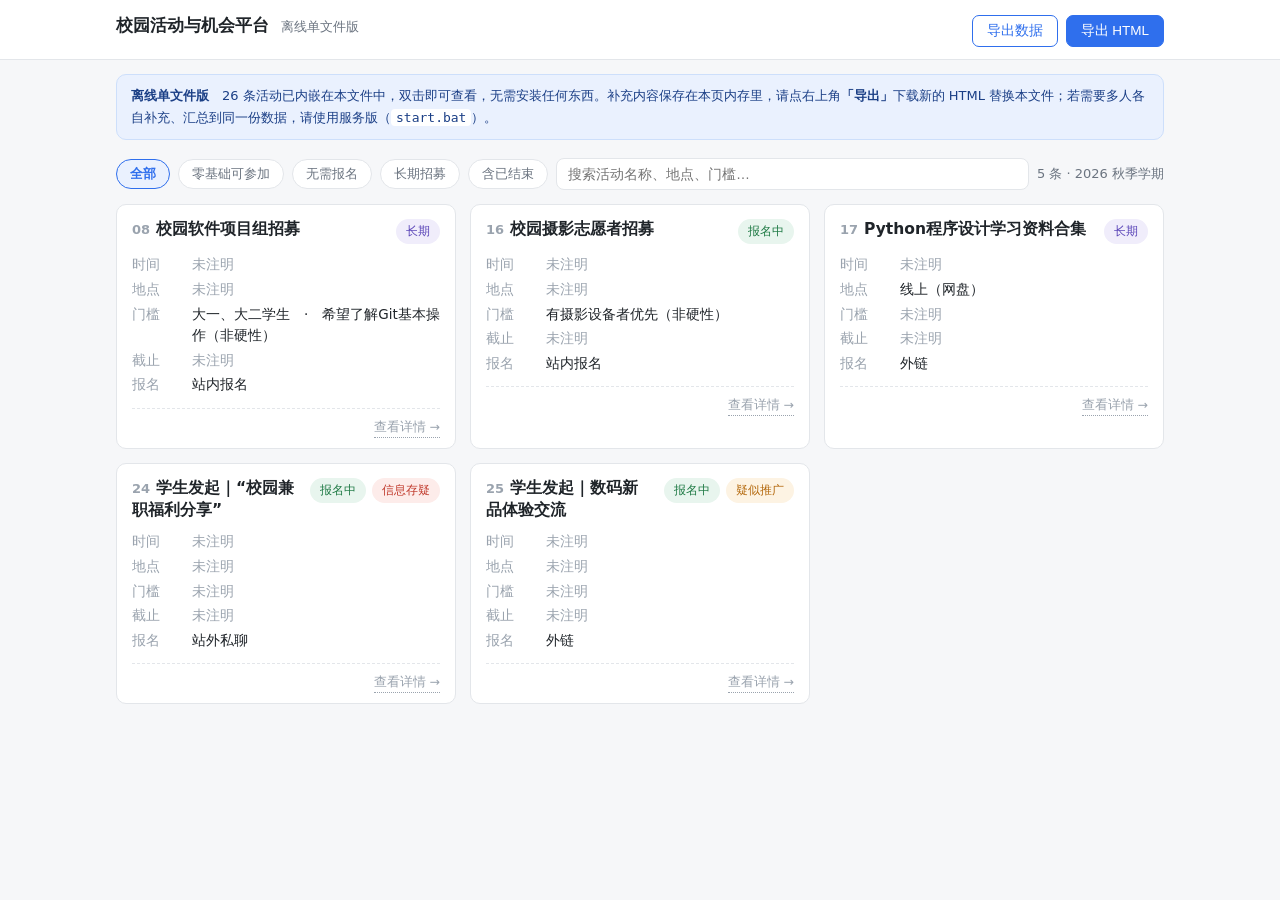
<file: 校园活动与机会平台.html>
<!DOCTYPE html>
<html lang="zh-CN">
<head>
<meta charset="utf-8">
<meta name="viewport" content="width=device-width, initial-scale=1">
<title>校园活动与机会平台 · 离线版</title>
<style>
/* 校园活动与机会平台 —— 样式（无框架、无构建） */

:root {
  --bg: #f6f7f9;
  --card: #ffffff;
  --border: #e3e6ea;
  --text: #1f2429;
  --muted: #6b7480;
  --faint: #9aa3ae;
  --accent: #2f6fed;
  --accent-soft: #eaf1fe;
  --warn: #b4690e;
  --warn-soft: #fdf3e3;
  --danger: #c0392b;
  --danger-soft: #fdecea;
  --ok: #1f7a45;
  --ok-soft: #e8f5ee;
  --radius: 10px;
}

* { box-sizing: border-box; }

body {
  margin: 0;
  background: var(--bg);
  color: var(--text);
  font: 15px/1.6 -apple-system, "Segoe UI", "Microsoft YaHei", system-ui, sans-serif;
}

a { color: var(--accent); }

.wrap { max-width: 1080px; margin: 0 auto; padding: 0 16px 64px; }

/* ---------------------------------------------------------------- 页头 */

.site-head {
  background: var(--card);
  border-bottom: 1px solid var(--border);
  position: sticky;
  top: 0;
  z-index: 10;
}

.site-head .inner {
  max-width: 1080px;
  margin: 0 auto;
  padding: 12px 16px;
  display: flex;
  align-items: baseline;
  gap: 12px;
  flex-wrap: wrap;
}

.site-title { font-size: 17px; font-weight: 600; text-decoration: none; color: var(--text); }
.site-sub { color: var(--muted); font-size: 13px; }

/* ---------------------------------------------------------------- 筛选条 */

.filters { display: flex; gap: 8px; flex-wrap: wrap; align-items: center; margin: 18px 0 14px; }

.chip {
  border: 1px solid var(--border);
  background: var(--card);
  color: var(--muted);
  border-radius: 999px;
  padding: 5px 13px;
  font-size: 13px;
  cursor: pointer;
}

.chip:hover { border-color: var(--accent); color: var(--accent); }
.chip[aria-pressed="true"] { background: var(--accent-soft); border-color: var(--accent); color: var(--accent); font-weight: 600; }

.search {
  flex: 1 1 200px;
  min-width: 160px;
  border: 1px solid var(--border);
  border-radius: 8px;
  padding: 7px 11px;
  font-size: 14px;
  background: var(--card);
}

.search:focus { outline: 2px solid var(--accent-soft); border-color: var(--accent); }

.count { color: var(--muted); font-size: 13px; margin-left: auto; }

/* ---------------------------------------------------------------- 卡片 */

.cards { display: grid; grid-template-columns: repeat(auto-fill, minmax(320px, 1fr)); gap: 14px; }

.card {
  background: var(--card);
  border: 1px solid var(--border);
  border-radius: var(--radius);
  padding: 14px 15px 10px;
  display: flex;
  flex-direction: column;
  cursor: pointer;
  transition: border-color .12s, box-shadow .12s;
}

.card:hover { border-color: #c9d3e0; box-shadow: 0 2px 10px rgba(31,36,41,.06); }

.card-head { display: flex; justify-content: space-between; gap: 10px; align-items: flex-start; }

.card-id { color: var(--faint); font-variant-numeric: tabular-nums; margin-right: 6px; font-size: 13px; }
.card-title { font-weight: 600; font-size: 15.5px; line-height: 1.4; }

.badges { display: flex; gap: 6px; flex-wrap: wrap; justify-content: flex-end; flex: 0 0 auto; }

.badge {
  font-size: 12px;
  padding: 2px 9px;
  border-radius: 999px;
  white-space: nowrap;
  border: 1px solid transparent;
}

.badge.open { background: var(--ok-soft); color: var(--ok); }
.badge.closed { background: #eef0f3; color: var(--muted); }
.badge.free { background: var(--accent-soft); color: var(--accent); }
.badge.long { background: #f0edfb; color: #5b46b8; }
.badge.risk { background: var(--danger-soft); color: var(--danger); }
.badge.pending { background: var(--warn-soft); color: var(--warn); }

.card-fields { margin: 10px 0 0; display: grid; grid-template-columns: 52px 1fr; gap: 3px 8px; font-size: 13.5px; }
.card-fields dt { color: var(--faint); }
.card-fields dd { margin: 0; }

.unknown { color: var(--faint); }
.unknown::after { content: ""; }

.card-note { margin-top: 9px; font-size: 12.5px; color: var(--warn); background: var(--warn-soft); border-radius: 6px; padding: 4px 9px; }

.card-foot {
  margin-top: 12px;
  padding-top: 8px;
  border-top: 1px dashed var(--border);
  display: flex;
  justify-content: flex-end;
  align-items: center;
  gap: 10px;
}

.owner-link {
  font-size: 12.5px;
  color: var(--faint);
  text-decoration: none;
  border-bottom: 1px dotted var(--faint);
  background: none;
  border-left: 0; border-right: 0; border-top: 0;
  cursor: pointer;
  padding: 0;
}

.owner-link:hover { color: var(--accent); border-bottom-color: var(--accent); }

/* ---------------------------------------------------------------- 详情页 */

.panel { background: var(--card); border: 1px solid var(--border); border-radius: var(--radius); padding: 16px 18px; margin: 16px 0; }
.panel h2 { font-size: 15px; margin: 0 0 12px; }

.detail-title { font-size: 21px; font-weight: 600; margin: 14px 0 6px; line-height: 1.35; }
.detail-meta { color: var(--muted); font-size: 13px; margin-bottom: 4px; }

.fields { display: grid; grid-template-columns: 74px 1fr; gap: 8px 12px; font-size: 14.5px; }
.fields dt { color: var(--faint); }
.fields dd { margin: 0; }

.files { list-style: none; margin: 0; padding: 0; }
.files li { display: flex; align-items: center; gap: 10px; padding: 7px 0; border-bottom: 1px solid var(--border); flex-wrap: wrap; }
.files li:last-child { border-bottom: 0; }
.files .fname { flex: 1 1 200px; }
.files .fsize { color: var(--faint); font-size: 12.5px; font-variant-numeric: tabular-nums; }

.history { list-style: none; margin: 0; padding: 0; font-size: 13.5px; }
.history li { padding: 7px 0; border-bottom: 1px solid var(--border); }
.history li:last-child { border-bottom: 0; }
.history .when { color: var(--faint); font-size: 12.5px; margin-right: 8px; }
.history .from { color: var(--faint); text-decoration: line-through; }
.history .to { font-weight: 600; }

.btn {
  display: inline-block;
  border: 1px solid var(--accent);
  background: var(--accent);
  color: #fff;
  border-radius: 7px;
  padding: 6px 14px;
  font-size: 13.5px;
  cursor: pointer;
  text-decoration: none;
}

.btn:hover { filter: brightness(1.06); }
.btn.secondary { background: var(--card); color: var(--accent); }
.btn.ghost { background: none; border-color: var(--border); color: var(--muted); }
.btn:disabled { opacity: .5; cursor: not-allowed; }

/* ---------------------------------------------------------------- 预览 */

.preview-box { margin-top: 12px; border: 1px solid var(--border); border-radius: 8px; overflow: hidden; background: #fbfcfd; }
.preview-box iframe { width: 100%; height: 78vh; border: 0; display: block; background: #fff; }
.preview-box img { max-width: 100%; display: block; margin: 0 auto; }
.preview-box pre { margin: 0; padding: 14px; overflow: auto; max-height: 70vh; font: 13px/1.7 "Cascadia Mono", Consolas, monospace; white-space: pre-wrap; word-break: break-word; }
.preview-box .md { padding: 16px 18px; max-height: 70vh; overflow: auto; }
.preview-box .slides { padding: 12px 16px; max-height: 70vh; overflow: auto; }
.preview-note { padding: 12px 14px; color: var(--muted); font-size: 13.5px; }

.md h1, .md h2, .md h3 { margin: 18px 0 8px; line-height: 1.35; }
.md h1 { font-size: 19px; } .md h2 { font-size: 17px; } .md h3 { font-size: 15.5px; }
.md p { margin: 9px 0; }
.md ul { margin: 9px 0; padding-left: 22px; }
.md code { background: #eef0f3; border-radius: 4px; padding: 1px 5px; font: 13px "Cascadia Mono", Consolas, monospace; }
.md pre { background: #eef0f3; }
.md blockquote { margin: 9px 0; padding: 4px 12px; border-left: 3px solid var(--border); color: var(--muted); }
.md table { border-collapse: collapse; margin: 10px 0; }
.md th, .md td { border: 1px solid var(--border); padding: 5px 9px; }

/* ---------------------------------------------------------------- 表单 */

.form-row { margin-bottom: 13px; }
.form-row label { display: block; font-size: 13.5px; color: var(--muted); margin-bottom: 4px; }
.form-row .hint { color: var(--faint); font-size: 12.5px; }
.form-row input[type="text"], .form-row textarea, .form-row select {
  width: 100%;
  border: 1px solid var(--border);
  border-radius: 8px;
  padding: 8px 10px;
  font-size: 14px;
  font-family: inherit;
  background: #fff;
}
.form-row input:focus, .form-row textarea:focus, .form-row select:focus { outline: 2px solid var(--accent-soft); border-color: var(--accent); }
.form-grid { display: grid; grid-template-columns: 1fr 1fr; gap: 0 16px; }
.checkbox-row { display: flex; gap: 16px; flex-wrap: wrap; font-size: 14px; }

.msg { border-radius: 8px; padding: 10px 13px; font-size: 13.5px; margin: 12px 0; }
.msg.ok { background: var(--ok-soft); color: var(--ok); }
.msg.err { background: var(--danger-soft); color: var(--danger); }
.msg.warn { background: var(--warn-soft); color: var(--warn); }

.empty { text-align: center; color: var(--muted); padding: 48px 16px; }

@media (max-width: 560px) {
  .cards { grid-template-columns: 1fr; }
  .form-grid { grid-template-columns: 1fr; }
  .card-foot { justify-content: space-between; }
  .preview-box iframe { height: 60vh; }
}

.offline-banner {
  background: var(--accent-soft);
  color: #1b3f86;
  border: 1px solid #cddffb;
  border-radius: var(--radius);
  padding: 10px 14px;
  font-size: 13px;
  line-height: 1.7;
  margin: 14px 0 4px;
}
.offline-banner code { background: #fff; border-radius: 4px; padding: 1px 5px; }
.msg.inline { display: inline-block; margin: 0; padding: 4px 10px; font-size: 12.5px; }
.head-actions { display: flex; gap: 8px; align-items: center; flex-wrap: wrap; margin-left: auto; }
</style>
</head>
<body>

<header class="site-head">
  <div class="inner">
    <a class="site-title" href="#/">校园活动与机会平台</a>
    <span class="site-sub">离线单文件版</span>
    <span class="head-actions">
      <span id="save-state"></span>
      <button class="btn secondary" id="export-json">导出数据</button>
      <button class="btn" id="export-html">导出 HTML</button>
    </span>
  </div>
</header>

<div class="wrap">
  <div id="view"><div class="empty">加载中…</div></div>
</div>

<!-- 活动数据（导出的新文件会替换这一块的内容） -->
<script id="dsh-data" type="application/json">{"state":{"schemaVersion":1,"term":"2026 秋季学期","generatedAt":"2026-09-19T00:00:00.000Z","activities":[{"id":"01","name":"“蓝桥杯”程序设计校内训练营","editToken":null,"fields":{"audience":"全校学生","threshold":"零基础可参加","commitment":"每周六19:00，持续性训练","requirement":"面向全校学生，零基础可参加；每周六19:00训练，需持续参与；须在9月24日22:00前报名","location":"实验楼 A402","location_status":"明确","schedule":"原计划9月20日起，每周六19:00","deadline":"9月24日 22:00","deadline_status":"明确","quota":null,"cost":null,"outcome":null,"signup_mode":"站内报名"},"raw":"9月24日22:00报名截止；原计划9月20日起每周六19:00训练；面向全校学生；零基础可参加","publisherType":"未注明","category":"训练营","riskLevel":"none","riskReasons":[],"parentId":null,"merged":false,"flags":["存在补充通知"],"notes":"09 为其补充通知：首次训练改为9月21日19:30，地点改至实验楼A402，报名截止不变。地点以09为准。","updatedAt":null},{"id":"02","name":"AI应用入门公开课","editToken":null,"fields":{"audience":"全校学生","threshold":null,"commitment":"约90分钟","requirement":"面向全校学生，无门槛；无需报名，直接到场；约90分钟","location":"计算机学院教学楼","location_status":"明确","schedule":"9月19日 19:00","deadline":null,"deadline_status":"无需报名","quota":null,"cost":null,"outcome":null,"signup_mode":"无需报名"},"raw":"9月19日19:00；计算机学院教学楼；面向全校学生；无需报名；预计90分钟","publisherType":"未注明","category":"公开课","riskLevel":"none","riskReasons":[],"parentId":null,"merged":false,"flags":["无需报名","新生友好"],"notes":"基准日当天进行。适合作为新生专区样本。","updatedAt":null},{"id":"03","name":"大学生创新创业项目团队招募","editToken":null,"fields":{"audience":null,"threshold":"需提交简短自我介绍","commitment":"每周稳定投入4小时以上","requirement":"招募开发、设计、材料方向成员；每周需稳定投入4小时以上；须提交简短自我介绍；9月22日18:00截止","location":null,"location_status":"未注明","schedule":null,"deadline":"9月22日 18:00","deadline_status":"明确","quota":null,"cost":null,"outcome":null,"signup_mode":"站内报名"},"raw":"招募开发、设计、材料成员；每周需稳定投入4小时以上；9月22日18:00截止；需提交简短自我介绍","publisherType":"未注明","category":"团队招募","riskLevel":"none","riskReasons":[],"parentId":null,"merged":false,"flags":["存在补充通知"],"notes":"20 为其补充说明：开发方向名额已满，现主要补充设计与材料成员，截止时间不变。","updatedAt":null},{"id":"04","name":"数学建模竞赛经验分享会","editToken":null,"fields":{"audience":"不限专业","threshold":null,"commitment":null,"requirement":"不限专业；线上直播，无需报名","location":"线上直播","location_status":"线上","schedule":"9月18日 19:30（已结束）","deadline":null,"deadline_status":"无需报名","quota":null,"cost":null,"outcome":null,"signup_mode":"无需报名"},"raw":"直播时间为9月18日19:30；不限专业；直播已结束，活动方预计9月20日上传回放","publisherType":"未注明","category":"分享会","riskLevel":"none","riskReasons":[],"parentId":null,"merged":false,"flags":["已结束","回放待上传"],"notes":"时效陷阱样本：直播已于基准日前结束，回放预计9月20日上传。列表应默认过滤，详情页提供回放订阅。","updatedAt":null},{"id":"05","name":"校园公益志愿服务活动","editToken":null,"fields":{"audience":null,"threshold":"需提前到场签到","commitment":"9月27日8:30—17:00，预计服务8小时","requirement":"需提前到场签到；服务时长约8小时（8:30—17:00）；9月20日12:00报名截止","location":null,"location_status":"未注明","schedule":"9月27日 8:30—17:00","deadline":"9月20日 12:00","deadline_status":"明确","quota":null,"cost":null,"outcome":null,"signup_mode":"站内报名"},"raw":"活动时间9月27日8:30—17:00；9月20日12:00报名截止；预计服务8小时；需提前到场签到","publisherType":"未注明","category":"志愿服务","riskLevel":"none","riskReasons":[],"parentId":null,"merged":false,"flags":["收获信息缺失"],"notes":"原文仅提及“预计服务8小时”，未说明是否计入志愿工时。outcome 保持 null，不得推断为“有志愿工时”。","updatedAt":null},{"id":"06","name":"Web开发零基础学习小组","editToken":null,"fields":{"audience":"零基础学生","threshold":"零基础","commitment":"9月23日起每周三19:30，共6周","requirement":"面向零基础学生；每周三19:30开展，共6周；限30人，满员即止","location":null,"location_status":"未注明","schedule":"9月23日起 每周三19:30（共6周）","deadline":null,"deadline_status":"未注明","quota":"限30人","cost":null,"outcome":null,"signup_mode":"站内报名"},"raw":"9月23日起每周三19:30开展，共6周；面向零基础学生；限30人；报名时间未注明，满员即止","publisherType":"未注明","category":"学习小组","riskLevel":"none","riskReasons":[],"parentId":null,"merged":false,"flags":["报名截止未注明","满员即止","信息不完整"],"notes":"报名截止未注明，是“先到先得”型，产品应提示“满员即止，请尽早报名”而非显示倒计时。","updatedAt":null},{"id":"07","name":"AI创新应用挑战赛","editToken":null,"fields":{"audience":null,"threshold":"需组队（2—4人）","commitment":"2—4人组队，10月20日提交作品","requirement":"需2—4人组队；9月21日18:00前完成校内意向登记；10月20日提交作品；意向登记不等同于最终作品提交","location":null,"location_status":"未注明","schedule":"作品提交截止 10月20日","deadline":"校内意向登记 9月21日 18:00；作品提交 10月20日","deadline_status":"明确","quota":null,"cost":null,"outcome":null,"signup_mode":"需登记"},"raw":"2—4人组队；9月21日18:00前完成校内意向登记；10月20日提交作品；意向登记不等同于最终作品提交","publisherType":"未注明","category":"竞赛","riskLevel":"none","riskReasons":[],"parentId":null,"merged":false,"flags":["需组队","两阶段","意向登记不等同于报名完成"],"notes":"两阶段截止时间必须同时展示，否则学生会误以为9月21日之后无法参加。","updatedAt":null},{"id":"08","name":"校园软件项目组招募","editToken":null,"fields":{"audience":"大一、大二学生","threshold":"希望了解Git基本操作（非硬性）","commitment":"每周约5小时","requirement":"面向大一、大二学生；希望了解Git基本操作（非硬性要求）；每周约投入5小时；长期招募，满员即止","location":null,"location_status":"未注明","schedule":null,"deadline":null,"deadline_status":"长期","quota":null,"cost":null,"outcome":null,"signup_mode":"站内报名"},"raw":"开发校园实用工具；面向大一、大二学生；希望成员了解Git基本操作；每周预计投入5小时；长期招募，满员即止","publisherType":"未注明","category":"团队招募","riskLevel":"none","riskReasons":[],"parentId":null,"merged":false,"flags":["长期","满员即止","非硬性要求"],"notes":"“希望了解Git”是非硬性偏好，展示时必须与硬性门槛区分，避免吓退符合条件的新生。","updatedAt":null},{"id":"09","name":"程序设计训练营补充通知","editToken":null,"fields":{"audience":null,"threshold":null,"commitment":null,"requirement":null,"location":"实验楼 A402","location_status":"明确","schedule":"首次训练 9月21日 19:30","deadline":null,"deadline_status":"继承父活动","quota":null,"cost":null,"outcome":null,"signup_mode":"未注明"},"raw":"因场地调整，首次训练改为9月21日19:30，地点改至实验楼A402；已报名同学无需重复提交；报名截止时间不变","publisherType":"未注明","category":"通知/更新","riskLevel":"none","riskReasons":[],"parentId":"01","merged":true,"flags":["更新通知","应合并至01"],"notes":"重复信息陷阱样本：不是新活动，而是 01 的变更记录。合并后 01 的地点字段应回填“实验楼 A402”。","updatedAt":null},{"id":"10","name":"前端开发经验交流会","editToken":null,"fields":{"audience":null,"threshold":null,"commitment":"90分钟（15:00—16:30）","requirement":"无需报名；线下与线上同步，可就近选择","location":"A201（线下）＋ 线上直播","location_status":"明确","schedule":"9月19日 15:00—16:30","deadline":null,"deadline_status":"无需报名","quota":null,"cost":null,"outcome":null,"signup_mode":"无需报名"},"raw":"9月19日15:00—16:30；线下A201并同步线上直播；无需报名","publisherType":"未注明","category":"分享会","riskLevel":"none","riskReasons":[],"parentId":null,"merged":false,"flags":["无需报名","线上线下同步","新生友好"],"notes":"基准日当天进行。地点为 4 条明确地点之一。","updatedAt":null},{"id":"11","name":"大学生科研入门分享会","editToken":null,"fields":{"audience":"全校学生","threshold":null,"commitment":"90分钟（19:00—20:30）","requirement":"面向全校学生，无门槛；内容为论文检索、学生科研项目与导师联系方法","location":null,"location_status":"未注明","schedule":"9月21日 19:00—20:30","deadline":null,"deadline_status":"未注明","quota":null,"cost":null,"outcome":null,"signup_mode":"未注明"},"raw":"9月21日19:00—20:30；介绍论文检索、学生科研项目和导师联系方法；面向全校学生","publisherType":"未注明","category":"分享会","riskLevel":"none","riskReasons":[],"parentId":null,"merged":false,"flags":["报名方式未注明","信息不完整"],"notes":"报名方式与地点均未注明，需向主办方补录。","updatedAt":null},{"id":"12","name":"全国高校计算机能力挑战赛","editToken":null,"fields":{"audience":"本科生","threshold":"个人参赛","commitment":null,"requirement":"面向本科生；个人参赛（无需组队）；10月5日23:59报名截止；费用未提供","location":null,"location_status":"未注明","schedule":null,"deadline":"10月5日 23:59","deadline_status":"明确","quota":null,"cost":"未提供","outcome":null,"signup_mode":"未注明"},"raw":"面向本科生；10月5日23:59报名截止；个人参赛；具体费用信息未提供","publisherType":"未注明","category":"竞赛","riskLevel":"none","riskReasons":[],"parentId":null,"merged":false,"flags":["费用信息缺失"],"notes":"费用是参赛决策的关键项，原文明确“未提供”。产品应显示“费用：未提供（建议向主办方确认）”。","updatedAt":null},{"id":"13","name":"科研助理招募","editToken":null,"fields":{"audience":"大二及以上学生","threshold":"仅限大二及以上（硬性）","commitment":"每周约6小时","requirement":"仅限大二及以上学生（硬性限制，大一新生不可参加）；每周约投入6小时；9月21日报名截止；工作内容为数据整理与实验协助","location":null,"location_status":"未注明","schedule":null,"deadline":"9月21日","deadline_status":"明确","quota":null,"cost":null,"outcome":null,"signup_mode":"站内报名"},"raw":"协助数据整理和实验工作；仅限大二及以上学生；每周预计投入6小时；9月21日截止报名","publisherType":"未注明","category":"岗位招募","riskLevel":"none","riskReasons":[],"parentId":null,"merged":false,"flags":["年级硬性限制"],"notes":"典型的“新生不能参加”条目，必须在列表卡片就显示年级限制，避免新生点进去才发现不符合。","updatedAt":null},{"id":"14","name":"Git与GitHub零基础工作坊","editToken":null,"fields":{"audience":"主要面向大一新生","threshold":"零基础；需提前预约并通过审核","commitment":"90分钟（19:00—20:30）","requirement":"主要面向大一新生，零基础可参加；限40人；需提前预约，提交报名表不代表最终录取，以审核通知为准","location":null,"location_status":"未注明","schedule":"9月21日 19:00—20:30","deadline":null,"deadline_status":"未注明","quota":"限40人","cost":null,"outcome":null,"signup_mode":"需审核"},"raw":"9月21日19:00—20:30；主要面向大一新生；限40人；需提前预约，提交报名表不代表最终录取，以审核通知为准","publisherType":"未注明","category":"工作坊","riskLevel":"none","riskReasons":[],"parentId":null,"merged":false,"flags":["名额限制","需审核","报名不等于录取"],"notes":"非先到先得陷阱样本：按钮文案必须写明“报名≠录取”，否则学生误以为报名成功。对新生友好度高。","updatedAt":null},{"id":"15","name":"AI应用创意挑战","editToken":null,"fields":{"audience":null,"threshold":"个人或团队均可","commitment":"两阶段：创意方案 + 最终作品","requirement":"允许个人或团队参加；9月23日23:59前提交创意方案；9月30日前提交最终作品；进入展示环节后可再组队","location":null,"location_status":"未注明","schedule":null,"deadline":"创意方案 9月23日 23:59；最终作品 9月30日","deadline_status":"明确","quota":null,"cost":null,"outcome":null,"signup_mode":"无需报名"},"raw":"9月23日23:59前提交创意方案；9月30日前提交最终作品；允许个人或团队参加；进入展示环节后可再组队","publisherType":"未注明","category":"竞赛","riskLevel":"none","riskReasons":[],"parentId":null,"merged":false,"flags":["两阶段","可个人或团队"],"notes":"对“不敢一个人参加”的新生友好：明确允许个人参与。","updatedAt":null},{"id":"16","name":"校园摄影志愿者招募","editToken":null,"fields":{"audience":null,"threshold":"有摄影设备者优先（非硬性）","commitment":"长期，参与校内大型活动摄影","requirement":"长期招募；参与校内大型活动摄影；有摄影设备者优先但不作硬性要求；报名截止时间未注明","location":null,"location_status":"未注明","schedule":null,"deadline":null,"deadline_status":"未注明","quota":null,"cost":null,"outcome":null,"signup_mode":"站内报名"},"raw":"长期招募；参与校内大型活动摄影；具体报名截止时间未注明；有摄影设备者优先但不作硬性要求","publisherType":"未注明","category":"志愿者招募","riskLevel":"none","riskReasons":[],"parentId":null,"merged":false,"flags":["长期","截止未注明","非硬性要求","信息不完整"],"notes":"与 08 同属“长期、无截止”类型，不应显示倒计时。","updatedAt":null},{"id":"17","name":"Python程序设计学习资料合集","editToken":null,"fields":{"audience":null,"threshold":null,"commitment":null,"requirement":"非活动类，无参与门槛；网盘提取信息有效至9月22日，后续统一更新","location":"线上（网盘）","location_status":"线上","schedule":null,"deadline":null,"deadline_status":"长期","quota":null,"cost":null,"outcome":null,"signup_mode":"外链"},"raw":"包含课程、练习和项目案例；资料长期开放；当前网盘提取信息有效至9月22日，后续将统一更新","publisherType":"未注明","category":"资料/资源","riskLevel":"none","riskReasons":[],"parentId":null,"merged":false,"flags":["非活动类","外链有效期","链接可能失效"],"notes":"非活动类陷阱样本：不应套用“活动时间/地点/报名”字段，需独立的“资料”类型，并提示链接有效期。","updatedAt":null},{"id":"18","name":"网络安全兴趣交流小组","editToken":null,"fields":{"audience":"对CTF、Web安全等方向感兴趣的学生","threshold":"不限基础","commitment":"每两周一次","requirement":"面向对CTF、Web安全感兴趣的学生，不限基础；首次9月19日19:30，之后每两周一次","location":null,"location_status":"未注明","schedule":"首次 9月19日 19:30，之后每两周一次","deadline":null,"deadline_status":"未注明","quota":null,"cost":null,"outcome":null,"signup_mode":"未注明"},"raw":"首次交流时间为9月19日19:30；之后每两周开展一次；面向CTF、Web安全等方向感兴趣的学生；不限基础","publisherType":"未注明","category":"兴趣小组","riskLevel":"none","riskReasons":[],"parentId":null,"merged":false,"flags":["周期性","报名方式未注明"],"notes":"周期性活动，需要“重复规则”字段而非单一时间点。","updatedAt":null},{"id":"19","name":"学生创新项目路演观摩","editToken":null,"fields":{"audience":null,"threshold":null,"commitment":null,"requirement":"报名已于9月18日22:00截止；如现场仍有余位，可接受候补入场","location":null,"location_status":"未注明","schedule":"9月20日 14:30","deadline":"9月18日 22:00（已过）","deadline_status":"已截止","quota":null,"cost":null,"outcome":null,"signup_mode":"候补"},"raw":"活动时间9月20日14:30；原报名截止时间为9月18日22:00；活动方说明如现场仍有余位，可接受候补入场","publisherType":"未注明","category":"观摩","riskLevel":"none","riskReasons":[],"parentId":null,"merged":false,"flags":["报名已截止","可候补"],"notes":"时效陷阱样本：报名已截止但活动未开始。应提供“候补通知”而非直接隐藏，否则学生错失余位。","updatedAt":null},{"id":"20","name":"创新创业项目团队补充说明","editToken":null,"fields":{"audience":null,"threshold":null,"commitment":null,"requirement":null,"location":null,"location_status":"未注明","schedule":null,"deadline":null,"deadline_status":"继承父活动","quota":null,"cost":null,"outcome":null,"signup_mode":"未注明"},"raw":"开发方向名额已满，现主要补充设计与材料成员；9月22日18:00截止；此前已投递者无需重复提交","publisherType":"未注明","category":"通知/更新","riskLevel":"none","riskReasons":[],"parentId":"03","merged":true,"flags":["更新通知","应合并至03"],"notes":"重复信息陷阱样本：不是新活动，而是 03 的变更记录。合并后 03 的招募方向字段应更新。","updatedAt":null},{"id":"21","name":"计算机学院AI产品设计分享会","editToken":null,"fields":{"audience":"全校学生","threshold":null,"commitment":null,"requirement":"面向全校学生，无门槛；无需报名，直接到场；座位有限，建议提前到场","location":"明德楼 B203","location_status":"明确","schedule":"9月20日 19:00","deadline":null,"deadline_status":"无需报名","quota":"座位有限","cost":null,"outcome":null,"signup_mode":"无需报名"},"raw":"计算机学院发布；9月20日19:00；明德楼B203；面向全校学生；无需报名，座位有限","publisherType":"学院（计算机学院）","category":"分享会","riskLevel":"none","riskReasons":[],"parentId":null,"merged":false,"flags":["无需报名","座位有限","新生友好"],"notes":"信息质量最高的条目之一：发布方、时间、地点、人群齐全。适合作为新生专区样本。","updatedAt":null},{"id":"22","name":"学生发起｜周末羽毛球约球","editToken":null,"fields":{"audience":null,"threshold":"计划6—8人","commitment":"9月20日16:00","requirement":"学生个人发起，未认证；计划6—8人；费用AA；场地待最终确认","location":null,"location_status":"待确认","schedule":"9月20日 16:00","deadline":null,"deadline_status":"未注明","quota":"6—8人","cost":"AA（金额未注明）","outcome":null,"signup_mode":"站内组队"},"raw":"学生个人发布；9月20日16:00；计划6—8人；费用AA；场地待最终确认","publisherType":"学生个人","category":"学生自发活动","riskLevel":"low","riskReasons":["个人发起未认证","场地未确认"],"parentId":null,"merged":false,"flags":["个人发起未认证","地点待定"],"notes":"对应原需求“学生自主发布活动、招募伙伴”。在白名单封闭策略下，此类活动只能以“个人发起·未认证”形式存在，且必须显示“场地待确认”。","updatedAt":null},{"id":"23","name":"学生发起｜AI工具交流搭子招募","editToken":null,"fields":{"audience":null,"threshold":"欢迎零基础","commitment":null,"requirement":"学生个人发起，未认证；欢迎零基础；报名后拉群；具体地点未确定","location":null,"location_status":"待确认","schedule":"9月21日晚（具体时间未定）","deadline":null,"deadline_status":"未注明","quota":null,"cost":null,"outcome":null,"signup_mode":"站内组队"},"raw":"学生个人发布；拟于9月21日晚开展；欢迎零基础；报名后拉群；具体地点未确定","publisherType":"学生个人","category":"学生自发活动","riskLevel":"low","riskReasons":["个人发起未认证","时间与地点均未确定"],"parentId":null,"merged":false,"flags":["个人发起未认证","地点未定","时间模糊"],"notes":"时间模糊（“晚间”）+ 地点未定，信息完整度极低。建议引导学生补齐后再展示。","updatedAt":null},{"id":"24","name":"学生发起｜“校园兼职福利分享”","editToken":null,"fields":{"audience":null,"threshold":null,"commitment":null,"requirement":"未提供主办方、地点与完整内容；要求添加私人微信获取详情","location":null,"location_status":"未注明","schedule":null,"deadline":null,"deadline_status":"未注明","quota":null,"cost":null,"outcome":null,"signup_mode":"站外私聊"},"raw":"学生个人发布；称“零门槛、日结”，要求添加私人微信获取详情；未提供主办方、地点和完整内容","publisherType":"学生个人","category":"学生自发活动","riskLevel":"high","riskReasons":["要求添加私人微信引流，脱离平台无法追溯","未提供主办方","未提供地点","未提供完整内容","承诺“零门槛、日结”，符合兼职诈骗话术特征"],"parentId":null,"merged":false,"flags":["高风险","疑似营销/诈骗","信息不完整","站外引流"],"notes":"风险反例基线。建议不予收录；若必须展示，需强制警示条并禁止外链私聊。","updatedAt":null},{"id":"25","name":"学生发起｜数码新品体验交流","editToken":null,"fields":{"audience":null,"threshold":null,"commitment":null,"requirement":"标题为技术交流，正文主要为商家优惠及购买链接；活动时间、地点未注明","location":null,"location_status":"未注明","schedule":null,"deadline":null,"deadline_status":"未注明","quota":null,"cost":null,"outcome":null,"signup_mode":"外链"},"raw":"学生个人发布；标题为技术交流，正文主要介绍某商家优惠及购买链接；活动时间、地点未注明","publisherType":"学生个人","category":"学生自发活动","riskLevel":"medium","riskReasons":["标题与实际内容不符（标题技术交流，正文为商家推广）","正文含商家优惠与购买链接","未注明活动时间与地点"],"parentId":null,"merged":false,"flags":["疑似商业推广","标题与内容不符","信息不完整"],"notes":"商业推广反例基线。建议标记“疑似商业推广”并降权，或归入商家类目单独管理。","updatedAt":null},{"id":"26","name":"外国语学院校园语言角","editToken":null,"fields":{"audience":"全校学生","threshold":"自由交流，无门槛","commitment":null,"requirement":"面向全校学生，无门槛，自由交流；无需提前报名；场地容量有限，建议提前到场","location":null,"location_status":"未注明","schedule":"9月21日 15:00","deadline":null,"deadline_status":"无需报名","quota":"场地容量有限","cost":null,"outcome":null,"signup_mode":"无需报名"},"raw":"外国语学院发布；9月21日15:00；面向全校学生；自由交流；场地容量有限，无需提前报名","publisherType":"学院（外国语学院）","category":"兴趣交流","riskLevel":"none","riskReasons":[],"parentId":null,"merged":false,"flags":["无需报名","容量有限","新生友好"],"notes":"官方发布但地点未注明，是“地点缺失”问题在官方条目上同样存在的证据。","updatedAt":null}]},"records":[{"activityId":"01","field":"首次训练时间","fieldLabel":"首次训练时间","oldValue":"9月20日","newValue":"9月21日 19:30","changedAt":"2026-09-19T00:00:00.000Z","reason":"数据源补充通知 09","source":"seed"},{"activityId":"01","field":"地点","fieldLabel":"地点","oldValue":"未注明","newValue":"实验楼 A402","changedAt":"2026-09-19T00:00:00.000Z","reason":"数据源补充通知 09","source":"seed"},{"activityId":"01","field":"location_status","fieldLabel":"地点状态","oldValue":"未注明","newValue":"明确","changedAt":"2026-09-19T00:00:00.000Z","reason":"数据源补充通知 09","source":"seed"},{"activityId":"03","field":"招募方向","fieldLabel":"招募方向","oldValue":"开发、设计、材料","newValue":"开发已满，仅补充设计与材料成员","changedAt":"2026-09-19T00:00:00.000Z","reason":"数据源补充通知 20","source":"seed"}]}</script>

<script>
/**
 * model.js —— 领域模型（无 I/O，浏览器与 Node 通用）
 *
 * 这些逻辑同时被两处使用，因此必须只有一份实现：
 *   - `server.js`：服务版（多用户、补充口令、落盘持久化）
 *   - 离线单文件版：由 tools/build-standalone.js 内联
 *
 * 内容：种子数据 → 运行时结构的映射、合并条目（09/20）的变更记录与回填、
 *       时效状态计算、日期解析、缺失字段、字段补充应用。
 *
 * 与 app.js / ooxml.js 一样采用「浏览器挂全局 / Node 可 require」的写法。
 */
(function (root, factory) {
  'use strict';
  const api = factory();
  if (typeof module !== 'undefined' && module.exports) module.exports = api;
  if (root) root.Model = api;
})(typeof globalThis !== 'undefined' ? globalThis : this, function () {
  'use strict';

  const SCHEMA_VERSION = 1;
  const TERM = '2026 秋季学期';
  const TERM_YEAR = 2026;

  /** 允许修改的字段 */
  const EDITABLE_FIELDS = [
    'audience', 'threshold', 'commitment', 'requirement',
    'location', 'location_status',
    'schedule', 'deadline', 'deadline_status',
    'quota', 'cost', 'outcome', 'signup_mode',
  ];

  const KEY_LABELS = {
    audience: '面向人群', threshold: '参与门槛', commitment: '投入要求', requirement: '要求',
    location: '地点', location_status: '地点状态', schedule: '时间',
    deadline: '报名截止', deadline_status: '截止状态', quota: '名额',
    cost: '费用', outcome: '收获', signup_mode: '报名方式',
    files: '活动资料',
  };

  /** 详情页字段展示顺序 */
  const DETAIL_FIELDS = [
    'audience', 'threshold', 'commitment', 'location', 'schedule',
    'deadline', 'signup_mode', 'quota', 'cost', 'outcome',
  ];

  const DATE_RE = /(\d{1,2})\s*月\s*(\d{1,2})\s*日/g;
  const TIME_RE = /(\d{1,2}):(\d{2})/g;

  /**
   * 从形如「9月24日 22:00」「9月27日 8:30—17:00」的文本中解析时间点。
   * 规则：取最后一个「M月D日」，配合该日期之后（或全串最后一个）时间；无时间则按当日 23:59。
   * 数据源中的日期没有年份，按学期年份补全（8–12 月为学期年，1–7 月为次年）。
   */
  function parseWhen(text) {
    if (!text || typeof text !== 'string') return null;
    const dates = [];
    let m;
    DATE_RE.lastIndex = 0;
    while ((m = DATE_RE.exec(text))) dates.push({ month: +m[1], day: +m[2], index: m.index });
    if (!dates.length) return null;
    const last = dates[dates.length - 1];

    const times = [];
    TIME_RE.lastIndex = 0;
    while ((m = TIME_RE.exec(text))) times.push({ h: +m[1], mi: +m[2], index: m.index });
    const after = times.filter((t) => t.index > last.index);
    const use = after.length ? after[after.length - 1] : (times.length ? times[times.length - 1] : null);

    const year = last.month >= 8 ? TERM_YEAR : TERM_YEAR + 1;
    const d = new Date(year, last.month - 1, last.day, use ? use.h : 23, use ? use.mi : 59, 0, 0);
    return Number.isNaN(d.getTime()) ? null : d;
  }

  /**
   * 计算时效状态。不落库，每次实时计算，避免数据随时间失真。
   * 优先级：已结束 > 报名已截止 > 长期 > 无需报名 > 地点待定 > 报名中
   */
  function computeStatus(activity, now) {
    const f = (activity && activity.fields) || {};
    const ref = now instanceof Date ? now : new Date();

    const when = parseWhen(f.schedule);
    if (when && when < ref) return '已结束';

    if (f.deadline_status === '已截止') return '报名已截止';
    const dl = parseWhen(f.deadline);
    if (dl && f.deadline_status === '明确' && dl < ref) return '报名已截止';

    if (f.deadline_status === '长期') return '长期';
    if (f.deadline_status === '无需报名') return '无需报名';
    if (f.location_status === '待确认') return '地点待定';
    return '报名中';
  }

  /** 卡片上必须显式呈现的缺失项（"未注明" ≠ "没有"） */
  function missingFields(activity) {
    const f = (activity && activity.fields) || {};
    const out = [];
    if (!f.location) out.push('location');
    if (!f.deadline) out.push('deadline');
    if (!f.quota) out.push('quota');
    if (!f.cost) out.push('cost');
    if (!f.outcome) out.push('outcome');
    return out;
  }

  /** 卡片墙的一项 */
  function listItem(activity, now, history) {
    const records = history || [];
    return {
      id: activity.id,
      name: activity.name,
      status: computeStatus(activity, now),
      category: activity.category,
      riskLevel: activity.riskLevel,
      fields: activity.fields,
      missing: missingFields(activity),
      hasUpdates: records.some((r) => r.activityId === activity.id),
      updatedAt: activity.updatedAt,
    };
  }

  /** 把种子数据的一条记录映射为运行时结构 */
  function mapSeedEntry(entry, token) {
    return {
      id: entry.id,
      name: entry.name,
      editToken: token === undefined ? null : token,
      fields: {
        audience: entry.audience ?? null,
        threshold: entry.threshold ?? null,
        commitment: entry.commitment ?? null,
        requirement: entry.requirement ?? null,
        location: entry.location ?? null,
        location_status: entry.location_status ?? '未注明',
        schedule: entry.schedule ?? null,
        deadline: entry.deadline ?? null,
        deadline_status: entry.deadline_status ?? '未注明',
        quota: entry.quota ?? null,
        cost: entry.cost ?? null,
        outcome: entry.outcome ?? null,
        signup_mode: entry.signup_mode ?? '未注明',
      },
      raw: entry.raw ?? '',
      publisherType: entry.publisher_type ?? '未注明',
      category: entry.category ?? '',
      riskLevel: entry.risk_level ?? 'none',
      riskReasons: entry.risk_reasons ?? [],
      parentId: entry.parent_id ?? null,
      merged: Boolean(entry.merged),
      flags: entry.flags ?? [],
      notes: entry.notes ?? '',
      updatedAt: null,
    };
  }

  /**
   * 由种子数据建立初始运行时数据。
   * 合并条目（09、20）不单独出卡：其变更写入父活动的变更记录，
   * 并把子条目有效的地点字段回填给父活动（数据源明确「地点以 09 为准」）。
   *
   * @param {object} seed  种子数据
   * @param {object} clock { newToken?: () => string, now?: () => string }
   */
  function buildInitialState(seed, clock) {
    const opts = clock || {};
    const now = opts.now || (() => new Date().toISOString());
    const newToken = opts.newToken || (() => null);
    const stamp = `${TERM_YEAR}-09-19T00:00:00.000Z`;

    const activities = seed.entries.map((e) => mapSeedEntry(e, newToken()));
    const byId = new Map(activities.map((a) => [a.id, a]));
    const records = [];

    for (const entry of seed.entries) {
      if (!entry.merged || !entry.parent_id) continue;
      const parent = byId.get(entry.parent_id);
      if (!parent) continue;

      // 1) 补充通知里的变更 → 父活动的初始变更记录
      const coveredLabels = new Set();
      for (const ch of entry.changes || []) {
        // 「不变」不是变更，跳过以免留下无意义记录
        if (!ch.to || ch.to === '不变' || ch.from === ch.to) {
          if (ch.field) coveredLabels.add(ch.field);
          continue;
        }
        coveredLabels.add(ch.field);
        records.push({
          activityId: parent.id,
          field: ch.field,
          fieldLabel: ch.field,
          oldValue: ch.from ?? null,
          newValue: ch.to ?? null,
          changedAt: stamp,
          reason: `数据源补充通知 ${entry.id}`,
          source: 'seed',
        });
      }

      // 2) 回填地点；若 changes 已就该字段记过一条，则不重复记录
      for (const key of ['location', 'location_status']) {
        const childVal = entry[key];
        const parentVal = parent.fields[key];
        const parentEmpty = parentVal === null || parentVal === undefined || parentVal === '未注明';
        if (!childVal || childVal === '未注明' || !parentEmpty) continue;
        const label = KEY_LABELS[key] || key;
        if (!coveredLabels.has(label)) {
          records.push({
            activityId: parent.id,
            field: key,
            fieldLabel: label,
            oldValue: parentVal ?? null,
            newValue: childVal,
            changedAt: stamp,
            reason: `数据源补充通知 ${entry.id}`,
            source: 'seed',
          });
        }
        parent.fields[key] = childVal;
      }
    }

    return {
      state: { schemaVersion: SCHEMA_VERSION, term: TERM, generatedAt: now(), activities },
      records,
    };
  }

  /**
   * 应用一次字段补充，返回改动字段与被修改的活动。
   * 只接受字符串或 null（空字符串视为清空）；不可编辑字段一律忽略。
   */
  function applyFields(activity, patch, reason, clock) {
    const opts = clock || {};
    const now = opts.now || (() => new Date().toISOString());
    const changed = [];
    const records = [];

    for (const [key, raw] of Object.entries(patch || {})) {
      if (!EDITABLE_FIELDS.includes(key)) continue;
      let value = raw;
      if (typeof value === 'string') {
        value = value.trim();
        if (value === '') value = null;
      }
      if (value !== null && typeof value !== 'string') continue;

      const oldValue = activity.fields[key] ?? null;
      if (oldValue === value) continue;
      activity.fields[key] = value;
      changed.push(key);
      records.push({
        activityId: activity.id,
        field: key,
        fieldLabel: KEY_LABELS[key] || key,
        oldValue,
        newValue: value,
        changedAt: now(),
        reason: reason || '',
        source: opts.source || 'organizer',
      });
    }
    return { changed, records };
  }

  /** 非合并条目（会出现在卡片墙上的活动） */
  function visibleActivities(state) {
    return (state.activities || []).filter((a) => !a.merged);
  }

  /** 某个活动的补充通知编号 */
  function mergedFrom(state, id) {
    return (state.activities || []).filter((a) => a.merged && a.parentId === id).map((a) => a.id);
  }

  /** 某活动的变更记录，按时间倒序 */
  function historyOf(records, id) {
    return (records || [])
      .filter((r) => r.activityId === id)
      .slice()
      .sort((a, b) => String(b.changedAt).localeCompare(String(a.changedAt)));
  }

  return {
    SCHEMA_VERSION, TERM, TERM_YEAR,
    EDITABLE_FIELDS, KEY_LABELS, DETAIL_FIELDS,
    parseWhen, computeStatus, missingFields, listItem,
    mapSeedEntry, buildInitialState, applyFields,
    visibleActivities, mergedFrom, historyOf,
  };
});

</script>
<script>
/**
 * ooxml.js —— 零依赖的 docx / pptx 文本提取
 *
 * 为什么不用 mammoth：本项目要求"零 npm 依赖、可离线运行"。docx/pptx 本质是 ZIP + XML，
 * 浏览器与 Node 都内置了 DecompressionStream('deflate-raw')，因此可以自己解压并抽取文本，
 * 无需引入任何第三方库。
 *
 * 取舍：只提取文字，不保留版式（字体、颜色、表格边框会丢失）。
 * 若日后需要更保真的渲染，可把 mammoth.browser.min.js 放入 public/vendor/ 并在
 * public/app.js 的 docx 分支里优先使用它——本模块可作为其缺失时的兜底。
 *
 * 该文件同时可在浏览器（全局 OOXML）与 Node（module.exports）中加载，
 * 以便在 node:test 中直接对真实文档做测试。
 */
(function (root, factory) {
  'use strict';
  const api = factory();
  if (typeof module !== 'undefined' && module.exports) module.exports = api;
  if (root) root.OOXML = api;
})(typeof globalThis !== 'undefined' ? globalThis : this, function () {
  'use strict';

  const SIG_EOCD = 0x06054b50; // 中央目录结束记录
  const SIG_CEN = 0x02014b50;  // 中央目录条目
  const SIG_LOC = 0x04034b50;  // 本地文件头

  const MAX_TEXT = 20000;      // 单次预览的文本上限，防止超大文档卡住页面
  const MAX_ENTRY = 20 * 1024 * 1024; // 单个条目解压上限，防 zip bomb

  function toU8(bytes) {
    if (bytes instanceof Uint8Array) return bytes;
    if (bytes instanceof ArrayBuffer) return new Uint8Array(bytes);
    throw new Error('需要 Uint8Array 或 ArrayBuffer');
  }
  function u16(b, o) { return b[o] | (b[o + 1] << 8); }
  function u32(b, o) {
    return (b[o] | (b[o + 1] << 8) | (b[o + 2] << 16) | (b[o + 3] << 24)) >>> 0;
  }

  function findEOCD(buf) {
    // EOCD 位于文件末尾，注释最长 65535 字节
    const lower = Math.max(0, buf.length - 65558);
    for (let i = buf.length - 22; i >= lower; i--) {
      if (u32(buf, i) === SIG_EOCD) return i;
    }
    return -1;
  }

  /** 解析中央目录，返回 [{ name, method, compSize, uncompSize, localOffset }] */
  function centralDirectory(buf) {
    const eocd = findEOCD(buf);
    if (eocd < 0) throw new Error('不是有效的 ZIP 容器（未找到中央目录）');
    const count = u16(buf, eocd + 10);
    let p = u32(buf, eocd + 16);
    const entries = [];
    for (let i = 0; i < count; i++) {
      if (p + 46 > buf.length || u32(buf, p) !== SIG_CEN) break;
      const method = u16(buf, p + 10);
      const compSize = u32(buf, p + 20);
      const uncompSize = u32(buf, p + 24);
      const nameLen = u16(buf, p + 28);
      const extraLen = u16(buf, p + 30);
      const commentLen = u16(buf, p + 32);
      const localOffset = u32(buf, p + 42);
      const name = new TextDecoder('utf-8').decode(buf.subarray(p + 46, p + 46 + nameLen));
      entries.push({ name, method, compSize, uncompSize, localOffset });
      p += 46 + nameLen + extraLen + commentLen;
    }
    return entries;
  }

  async function inflateRaw(bytes) {
    const ds = new DecompressionStream('deflate-raw');
    const writer = ds.writable.getWriter();
    writer.write(bytes);
    writer.close();
    const ab = await new Response(ds.readable).arrayBuffer();
    return new Uint8Array(ab);
  }

  /** 读取并解压单个条目 */
  async function readEntry(buf, entry) {
    const p = entry.localOffset;
    if (u32(buf, p) !== SIG_LOC) throw new Error('本地文件头签名不符：' + entry.name);
    const nameLen = u16(buf, p + 26);
    const extraLen = u16(buf, p + 28);
    const start = p + 30 + nameLen + extraLen;
    const raw = buf.subarray(start, start + entry.compSize);
    let out;
    if (entry.method === 0) out = new Uint8Array(raw);
    else if (entry.method === 8) out = await inflateRaw(raw);
    else throw new Error('不支持的压缩方式（' + entry.method + '）：' + entry.name);
    if (out.length > MAX_ENTRY) throw new Error('条目解压后过大：' + entry.name);
    return out;
  }

  function decodeEntities(s) {
    return s
      .replace(/&#x([0-9a-fA-F]+);/g, (_, h) => String.fromCodePoint(parseInt(h, 16)))
      .replace(/&#(\d+);/g, (_, d) => String.fromCodePoint(Number(d)))
      .replace(/&lt;/g, '<').replace(/&gt;/g, '>')
      .replace(/&quot;/g, '"').replace(/&apos;/g, "'")
      .replace(/&amp;/g, '&');
  }

  /**
   * OOXML 片段转纯文本。
   * 同时兼容 WordprocessingML（w:）与 DrawingML（a:）的段落标记，
   * 因此 docx 与 pptx 共用同一套规则。
   */
  function xmlToText(xml) {
    let s = xml
      .replace(/<w:tab\b[^>]*\/?>/g, '\t')
      .replace(/<w:br\b[^>]*\/?>/g, '\n')
      .replace(/<a:br\b[^>]*\/?>/g, '\n')
      .replace(/<\/w:p>/g, '\n')
      .replace(/<\/a:p>/g, '\n')
      .replace(/<\/w:tr>/g, '\n')
      .replace(/<[^>]*>/g, '');
    s = decodeEntities(s);
    const out = [];
    for (let line of s.split('\n')) {
      line = line.replace(/[ \t]+$/, '').replace(/^[ \t]+/, '');
      if (line === '' && (out.length === 0 || out[out.length - 1] === '')) continue; // 折叠连续空行
      out.push(line);
    }
    while (out.length && out[out.length - 1] === '') out.pop();
    return out.join('\n');
  }

  function limit(text, note) {
    if (text.length <= MAX_TEXT) return { text, truncated: false };
    return { text: text.slice(0, MAX_TEXT) + '\n\n…（内容过长，已截断）', truncated: true };
  }

  /** 提取 .docx 正文，返回 { text, truncated } */
  async function docxToText(bytes) {
    const buf = toU8(bytes);
    const entries = centralDirectory(buf);
    const doc = entries.find((e) => e.name === 'word/document.xml');
    if (!doc) throw new Error('未找到 word/document.xml，可能不是 .docx 文件');
    const xml = new TextDecoder('utf-8').decode(await readEntry(buf, doc));
    return limit(xmlToText(xml));
  }

  function slideNo(name) {
    const m = /slide(\d+)\.xml$/.exec(name);
    return m ? Number(m[1]) : 0;
  }

  /** 提取 .pptx 每页文字，返回 [{ slide, text }] */
  async function pptxSlides(bytes) {
    const buf = toU8(bytes);
    const entries = centralDirectory(buf);
    const slides = entries
      .filter((e) => /^ppt\/slides\/slide\d+\.xml$/.test(e.name))
      .sort((a, b) => slideNo(a.name) - slideNo(b.name));
    if (!slides.length) throw new Error('未找到幻灯片内容，可能不是 .pptx 文件');
    const out = [];
    let total = 0;
    for (const s of slides) {
      const xml = new TextDecoder('utf-8').decode(await readEntry(buf, s));
      const text = xmlToText(xml);
      total += text.length;
      out.push({ slide: slideNo(s.name), text });
      if (total > MAX_TEXT) break;
    }
    return out;
  }

  return {
    MAX_TEXT,
    centralDirectory,
    readEntry,
    xmlToText,
    docxToText,
    pptxSlides,
  };
});

</script>
<script>
/**
 * app.js —— 前端共享逻辑（无框架、无构建）
 *
 * 安全约定：所有来自服务端或文档的文本一律经 esc() 转义后写入，
 * 只有 Markdown 与 docx 提取出的内容会生成 HTML，且 Markdown 渲染器
 * 先转义再套用规则、不支持内联 HTML，链接只放行 http/https。
 *
 * 与 ooxml.js 一样采用「浏览器挂全局 / Node 可 require」的写法，
 * 使转义与编码探测这类安全相关逻辑可以脱离浏览器直接做单元测试。
 */
(function (root, factory) {
  'use strict';
  const api = factory();
  if (typeof module !== 'undefined' && module.exports) module.exports = api;
  if (root) root.App = api;
})(typeof globalThis !== 'undefined' ? globalThis : this, function () {
  'use strict';

  const UNKNOWN = '未注明';

  // ---------------------------------------------------------------- 基础

  function esc(s) {
    return String(s == null ? '' : s)
      .replace(/&/g, '&amp;').replace(/</g, '&lt;').replace(/>/g, '&gt;')
      .replace(/"/g, '&quot;').replace(/'/g, '&#39;');
  }

  /** 值 → 显示文本；空值统一显示为「未注明」，不显示为空白 */
  function known(v) {
    if (v == null) return { text: UNKNOWN, unknown: true };
    const s = String(v).trim();
    if (!s || s === UNKNOWN) return { text: UNKNOWN, unknown: true };
    return { text: s, unknown: false };
  }

  function val(v) {
    const k = known(v);
    return k.unknown
      ? '<span class="unknown">' + UNKNOWN + '</span>'
      : esc(k.text);
  }

  async function api(path, opts) {
    const res = await fetch(path, opts);
    let data = null;
    try { data = await res.json(); } catch { /* 非 JSON（如静态资源） */ }
    if (!res.ok) {
      const msg = (data && data.message) || ('请求失败（HTTP ' + res.status + '）');
      const err = new Error(msg);
      err.status = res.status;
      err.code = data && data.error;
      throw err;
    }
    return data;
  }

  /** 中文文本编码探测：UTF-8 严格模式失败则回退 GBK */
  function decodeText(buf) {
    const bytes = buf instanceof Uint8Array ? buf : new Uint8Array(buf);
    try {
      return new TextDecoder('utf-8', { fatal: true }).decode(bytes);
    } catch {
      try { return new TextDecoder('gbk').decode(bytes); } catch { return new TextDecoder('utf-8').decode(bytes); }
    }
  }

  function fmtSize(n) {
    if (n < 1024) return n + ' B';
    if (n < 1024 * 1024) return (n / 1024).toFixed(0) + ' KB';
    return (n / 1024 / 1024).toFixed(1) + ' MB';
  }

  function fmtWhen(iso) {
    if (!iso) return '';
    const d = new Date(iso);
    if (Number.isNaN(d.getTime())) return String(iso);
    const p = (n) => String(n).padStart(2, '0');
    return `${d.getMonth() + 1}月${d.getDate()}日 ${p(d.getHours())}:${p(d.getMinutes())}`;
  }

  const STATUS_CLASS = {
    '报名中': 'open',
    '无需报名': 'free',
    '长期': 'long',
    '地点待定': 'pending',
    '报名已截止': 'closed',
    '已结束': 'closed',
  };

  function badge(status) {
    const cls = STATUS_CLASS[status] || 'closed';
    return '<span class="badge ' + cls + '">' + esc(status) + '</span>';
  }

  // ---------------------------------------------------------------- Markdown

  /**
   * 极简 Markdown 渲染器。先整体转义，因此内联 HTML 不会生效（防 XSS）。
   * 支持：标题、粗体、斜体、行内代码、代码块、无序列表、引用、链接、表格分隔线忽略。
   */
  function markdown(src) {
    const text = String(src == null ? '' : src).replace(/\r\n?/g, '\n');
    // 1) 先摘出代码块，避免其内容被后续规则改写
    const blocks = [];
    let s = text.replace(/```([\s\S]*?)```/g, (_, code) => {
      blocks.push(code.replace(/^\n/, ''));
      return '\u0000CODE' + (blocks.length - 1) + '\u0000';
    });
    // 2) 转义
    s = esc(s);
    // 3) 行内规则
    s = s
      .replace(/`([^`\n]+)`/g, '<code>$1</code>')
      .replace(/\*\*([^*\n]+)\*\*/g, '<strong>$1</strong>')
      .replace(/(^|[^*])\*([^*\n]+)\*/g, '$1<em>$2</em>')
      .replace(/\[([^\]\n]+)\]\((https?:\/\/[^\s)]+)\)/g,
        '<a href="$2" target="_blank" rel="noopener noreferrer">$1</a>');
    // 4) 逐行组装块级结构
    const out = [];
    let list = false;
    const closeList = () => { if (list) { out.push('</ul>'); list = false; } };
    for (const rawLine of s.split('\n')) {
      const line = rawLine.trim();
      if (/^\u0000CODE\d+\u0000$/.test(line)) { closeList(); out.push('<pre>' + esc(blocks[Number(line.replace(/\D/g, ''))]) + '</pre>'); continue; }
      if (!line) { closeList(); continue; }
      const h = /^(#{1,3})\s+(.*)$/.exec(line);
      if (h) { closeList(); const n = h[1].length; out.push('<h' + n + '>' + h[2] + '</h' + n + '>'); continue; }
      if (/^&gt;\s?/.test(line)) { closeList(); out.push('<blockquote>' + line.replace(/^&gt;\s?/, '') + '</blockquote>'); continue; }
      if (/^[-*+]\s+/.test(line)) {
        if (!list) { out.push('<ul>'); list = true; }
        out.push('<li>' + line.replace(/^[-*+]\s+/, '') + '</li>');
        continue;
      }
      if (/^(?:-{3,}|\*{3,})$/.test(line)) { closeList(); out.push('<hr>'); continue; }
      closeList();
      out.push('<p>' + line + '</p>');
    }
    closeList();
    return out.join('\n');
  }

  // ---------------------------------------------------------------- 附件预览

  const KIND = {
    '.png': 'image', '.jpg': 'image', '.jpeg': 'image', '.gif': 'image', '.webp': 'image',
    '.pdf': 'pdf', '.txt': 'text', '.md': 'markdown', '.docx': 'docx', '.pptx': 'pptx',
  };

  function kindOf(file) {
    return KIND[(file.ext || '').toLowerCase()] || 'other';
  }

  async function fetchBytes(url) {
    const res = await fetch(url);
    if (!res.ok) throw new Error('读取失败（HTTP ' + res.status + '）');
    return new Uint8Array(await res.arrayBuffer());
  }

  function note(html) {
    return '<div class="preview-note">' + html + '</div>';
  }

  /** 在容器内渲染附件预览。返回提示信息（若有）。 */
  async function previewFile(file, box) {
    const kind = kindOf(file);
    const url = file.url;
    box.innerHTML = note('正在生成预览…');
    try {
      if (kind === 'image') {
        box.innerHTML = '<img src="' + esc(url) + '" alt="' + esc(file.name) + '">';
        return '';
      }
      if (kind === 'pdf') {
        // 使用 Edge 内置 PDF 阅读器，无需 PDF.js
        box.innerHTML = '<iframe src="' + esc(url) + '" title="' + esc(file.name) + '"></iframe>';
        return '';
      }
      if (kind === 'text') {
        const bytes = await fetchBytes(url);
        box.innerHTML = '<pre>' + esc(decodeText(bytes)) + '</pre>';
        return '';
      }
      if (kind === 'markdown') {
        const bytes = await fetchBytes(url);
        box.innerHTML = '<div class="md">' + markdown(decodeText(bytes)) + '</div>';
        return '';
      }
      if (kind === 'docx') {
        const bytes = await fetchBytes(url);
        const r = await globalThis.OOXML.docxToText(bytes);
        box.innerHTML = '<pre>' + esc(r.text) + '</pre>';
        return '已提取文档文字，版式（字体、颜色、表格边框）不会保留。';
      }
      if (kind === 'pptx') {
        const bytes = await fetchBytes(url);
        const slides = await globalThis.OOXML.pptxSlides(bytes);
        const html = slides.map((s) =>
          '<h3>第 ' + s.slide + ' 页</h3><pre>' + esc(s.text || '（本页无文字）') + '</pre>'
        ).join('');
        box.innerHTML = '<div class="slides">' + html + '</div>';
        return 'PPT 无法在浏览器中保留版式，以上为逐页文字提取。若需看原始版式，请下载文件或向组织者索取 PDF 版本。';
      }
      box.innerHTML = note('该格式暂不支持在线预览，请下载查看。');
      return '';
    } catch (e) {
      box.innerHTML = note('预览失败：' + esc(e.message) + '　<a href="' + esc(url) + '" download>下载文件</a>');
      return '';
    }
  }

  // ---------------------------------------------------------------- 字段渲染

  /** 详情页的字段行 */
  function fieldRow(label, valueHtml) {
    return '<dt>' + esc(label) + '</dt><dd>' + valueHtml + '</dd>';
  }

  const DETAIL_FIELDS = [
    ['要求', (f) => combine([f.requirement, f.threshold, f.commitment])],
    ['面向人群', (f) => val(f.audience)],
    ['地点', (f) => val(f.location)],
    ['时间', (f) => val(f.schedule)],
    ['报名截止', (f) => val(f.deadline)],
    ['报名方式', (f) => val(f.signup_mode)],
    ['名额', (f) => val(f.quota)],
    ['费用', (f) => val(f.cost)],
    ['收获', (f) => val(f.outcome)],
  ];

  function combine(parts) {
    const list = parts.map((p) => known(p)).filter((k) => !k.unknown).map((k) => esc(k.text));
    return list.length ? list.join('　·　') : '<span class="unknown">' + UNKNOWN + '</span>';
  }

  function renderFields(f) {
    return DETAIL_FIELDS.map(([label, get]) => fieldRow(label, get(f))).join('');
  }

  return {
    UNKNOWN, esc, known, val, api, decodeText, fmtSize, fmtWhen,
    badge, markdown, kindOf, previewFile, renderFields, fieldRow, combine, STATUS_CLASS,
  };
});

</script>
<script>
/**
 * offline.js —— 离线单文件版的页面逻辑
 *
 * 由 tools/build-standalone.js 内联进生成的 HTML，不单独部署。
 *
 * 与「服务版」的区别：
 *   - 数据来自页内内嵌的 <script id="dsh-data">，不请求任何接口（file:// 下 fetch 被浏览器拦截）
 *   - 补充内容保存在内存 + 同步回数据块；「导出」会下载一个新的单文件 HTML，替换旧的那份即可
 *   - 不使用 localStorage / IndexedDB —— 这两种存储在 file:// 下各家浏览器行为不一致，不能依赖
 *   - 无补充口令、无多人共享：任何拿到该文件的人都能改
 */
(function () {
  'use strict';

  const App = window.App;
  const Model = window.Model;

  const dataEl = document.getElementById('dsh-data');
  const viewEl = document.getElementById('view');
  const statusEl = document.getElementById('save-state');

  let state = null;
  let records = [];
  let dirty = false;

  // ---------------------------------------------------------------- 数据

  function load() {
    const parsed = JSON.parse(dataEl.textContent);
    state = parsed.state;
    records = parsed.records || [];
  }

  /** 把当前数据同步回数据块，使「导出」总能得到最新状态 */
  function syncDataBlock() {
    const json = JSON.stringify({ state, records });
    // 转义 < 以杜绝数据中出现 <\/script> 截断文档
    dataEl.textContent = json.replace(/</g, '\\u003c');
    dirty = true;
    statusEl.textContent = '有未导出的改动';
    statusEl.className = 'msg warn inline';
  }

  function markClean() {
    dirty = false;
    statusEl.textContent = '';
    statusEl.className = '';
  }

  // ---------------------------------------------------------------- 工具

  const esc = App.esc;

  function activityById(id) {
    return state.activities.find((a) => a.id === id) || null;
  }

  function visible() {
    return Model.visibleActivities(state).map((a) => Model.listItem(a, new Date(), records));
  }

  function go(hash) {
    location.hash = hash;
  }

  // ---------------------------------------------------------------- 卡片墙

  let filterState = { filter: 'all', q: '' };

  function matchesFilter(it) {
    const f = filterState.filter;
    if (f === 'closed') return true;
    if (it.status === '已结束' || it.status === '报名已截止') return false;
    if (f === '零基础') return /零基础|不限基础/.test(it.fields.threshold || '');
    if (f === '无需报名') return it.status === '无需报名';
    if (f === '长期') return it.status === '长期';
    return true;
  }

  function matchesQuery(it) {
    const q = filterState.q.trim().toLowerCase();
    if (!q) return true;
    return [it.id, it.name, it.category, it.fields.location, it.fields.schedule,
      it.fields.deadline, it.fields.threshold, it.fields.audience, it.fields.requirement,
      it.fields.cost, it.fields.outcome].filter(Boolean).join(' ').toLowerCase().includes(q);
  }

  function cardHtml(it) {
    const f = it.fields;
    let badges = App.badge(it.status);
    if (it.riskLevel === 'high') badges += '<span class="badge risk">信息存疑</span>';
    else if (it.riskLevel === 'medium') badges += '<span class="badge pending">疑似推广</span>';

    const rows = [
      ['时间', App.val(f.schedule)],
      ['地点', App.val(f.location)],
      ['门槛', App.combine([f.audience, f.threshold])],
      ['截止', App.val(f.deadline)],
      ['报名', App.val(f.signup_mode)],
    ].map((r) => '<dt>' + r[0] + '</dt><dd>' + r[1] + '</dd>').join('');

    const note = it.hasUpdates ? '<div class="card-note">时间或地点已有变更，见详情</div>' : '';

    return '<article class="card" data-id="' + esc(it.id) + '">' +
      '<div class="card-head"><div class="card-title"><span class="card-id">' + esc(it.id) + '</span>' +
        esc(it.name) + '</div><div class="badges">' + badges + '</div></div>' +
      '<dl class="card-fields">' + rows + '</dl>' + note +
      '<div class="card-foot"><span class="owner-link">查看详情 →</span></div>' +
      '</article>';
  }

  function renderList() {
    const items = visible().filter(matchesFilter).filter(matchesQuery);
    const chips = [['all', '全部'], ['零基础', '零基础可参加'], ['无需报名', '无需报名'],
      ['长期', '长期招募'], ['closed', '含已结束']]
      .map(([k, label]) =>
        '<button class="chip" data-filter="' + k + '" aria-pressed="' +
        (filterState.filter === k) + '">' + label + '</button>').join('');

    viewEl.innerHTML =
      '<div class="offline-banner">' +
        '<b>离线单文件版</b>　26 条活动已内嵌在本文件中，双击即可查看，无需安装任何东西。' +
        '补充内容保存在本页内存里，请点右上角<b>「导出」</b>下载新的 HTML 替换本文件；' +
        '若需要多人各自补充、汇总到同一份数据，请使用服务版（<code>start.bat</code>）。' +
      '</div>' +
      '<div class="filters">' + chips +
        '<input class="search" id="q" type="search" placeholder="搜索活动名称、地点、门槛…" value="' + esc(filterState.q) + '">' +
        '<span class="count">' + items.length + ' 条 · ' + esc(state.term || '') + '</span>' +
      '</div>' +
      (items.length ? '<div class="cards">' + items.map(cardHtml).join('') + '</div>'
                    : '<div class="empty">没有匹配的活动</div>');

    viewEl.querySelectorAll('.chip').forEach((c) => {
      c.addEventListener('click', () => { filterState.filter = c.dataset.filter; renderList(); });
    });
    const q = document.getElementById('q');
    q.addEventListener('input', () => {
      filterState.q = q.value;
      const pos = q.selectionStart;
      renderList();
      const nq = document.getElementById('q');
      nq.focus();
      nq.setSelectionRange(pos, pos);
    });
    viewEl.querySelectorAll('.card').forEach((c) => {
      c.addEventListener('click', () => go('#/a/' + c.dataset.id));
    });
  }

  // ---------------------------------------------------------------- 详情

  function historyHtml(id) {
    const list = Model.historyOf(records, id);
    if (!list.length) return '<div class="preview-note">暂无变更记录。</div>';
    return '<ul class="history">' + list.map((h) => {
      const from = h.oldValue == null || h.oldValue === '' ? '（空）' : h.oldValue;
      return '<li><span class="when">' + esc(App.fmtWhen(h.changedAt)) + '</span>' +
        '<b>' + esc(h.fieldLabel || h.field) + '</b>：' +
        '<span class="from">' + esc(from) + '</span> → ' +
        '<span class="to">' + esc(h.newValue == null ? '（清空）' : h.newValue) + '</span>' +
        (h.reason ? '　<span class="when">' + esc(h.reason) + '</span>' : '') + '</li>';
    }).join('') + '</ul>';
  }

  function riskMsg(level) {
    if (level === 'high') {
      return '<div class="msg err"><b>信息存疑：</b>该条目缺少主办方与地点等关键信息，并存在站外引流或夸大承诺的特征。请谨慎对待，不要向对方转账或提供个人敏感信息。</div>';
    }
    if (level === 'medium') {
      return '<div class="msg warn"><b>疑似商业推广：</b>该条目标题与实际内容可能不一致，请自行判断。</div>';
    }
    return '';
  }

  function renderDetail(id) {
    const a = activityById(id);
    if (!a) { viewEl.innerHTML = '<div class="empty">活动不存在</div>'; return; }

    const f = a.fields;
    let badges = App.badge(Model.computeStatus(a, new Date()));
    if (a.riskLevel === 'high') badges += '<span class="badge risk">信息存疑</span>';
    else if (a.riskLevel === 'medium') badges += '<span class="badge pending">疑似推广</span>';

    const merged = Model.mergedFrom(state, id);
    viewEl.innerHTML =
      '<p><a href="#/">← 返回全部活动</a></p>' +
      '<h1 class="detail-title">' + esc(a.name) + '</h1>' +
      '<div class="badges" style="justify-content:flex-start">' + badges + '</div>' +
      '<div class="detail-meta">编号 ' + esc(a.id) + ' · ' + esc(a.category || '未分类') +
        ' · 发布方：' + esc(a.publisherType || App.UNKNOWN) + '</div>' +
      (merged.length ? '<div class="detail-meta">已合并补充通知：' + merged.map(esc).join('、') + '</div>' : '') +
      riskMsg(a.riskLevel) +
      '<div class="panel"><h2>要求与地点</h2><dl class="fields">' + App.renderFields(f) + '</dl>' +
        (a.notes ? '<div class="preview-note">备注：' + esc(a.notes) + '</div>' : '') + '</div>' +
      '<div class="panel"><h2>📎 活动资料</h2>' +
        '<div class="preview-note">离线版不保存附件。你可以在下方选择本地文件临时预览（关闭页面即失效）；' +
        '需要把资料长期挂在活动下，请使用服务版上传。</div>' +
        '<div class="form-row"><input type="file" id="localfile" multiple ' +
          'accept=".pptx,.docx,.pdf,.png,.jpg,.jpeg,.gif,.webp,.txt,.md"></div>' +
        '<div id="preview"></div></div>' +
      '<div class="panel"><h2>🕘 更新记录</h2>' + historyHtml(id) + '</div>' +
      '<div class="panel"><div class="card-foot" style="border:0;margin:0">' +
        '<a class="btn" href="#/a/' + esc(id) + '/edit">补充 / 修正信息</a></div></div>';

    const input = document.getElementById('localfile');
    const previewBox = document.getElementById('preview');
    input.addEventListener('change', async () => {
      previewBox.innerHTML = '';
      for (const file of input.files) {
        const ext = ('.' + file.name.split('.').pop()).toLowerCase();
        const url = URL.createObjectURL(file);
        const box = document.createElement('div');
        box.className = 'preview-box';
        const title = document.createElement('div');
        title.className = 'preview-note';
        title.textContent = file.name + '（' + App.fmtSize(file.size) + '）';
        box.appendChild(title);
        previewBox.appendChild(box);
        const msg = await App.previewFile({ url, ext, name: file.name }, box);
        if (msg) {
          const n = document.createElement('div');
          n.className = 'preview-note';
          n.textContent = msg;
          box.appendChild(n);
        }
      }
    });
  }

  // ---------------------------------------------------------------- 编辑

  const SIGNUP = ['无需报名', '站内报名', '需登记', '需审核', '站内组队', '外链', '站外私聊', '候补', '未注明'];
  const DEADLINE_STATUS = ['明确', '已截止', '长期', '未注明', '无需报名'];

  function options(list, selected) {
    return list.map((v) => '<option value="' + esc(v) + '"' +
      (v === selected ? ' selected' : '') + '>' + esc(v) + '</option>').join('');
  }

  function renderEdit(id) {
    const a = activityById(id);
    if (!a) { viewEl.innerHTML = '<div class="empty">活动不存在</div>'; return; }
    const f = a.fields;

    const textRow = (key, label, ph) =>
      '<div class="form-row"><label for="f_' + key + '">' + label + '</label>' +
      '<input type="text" id="f_' + key + '" data-field="' + key + '" placeholder="' + esc(ph) + '">' +
      '<div class="hint">当前：' + App.val(f[key]) + '　（留空表示不修改）</div></div>';

    viewEl.innerHTML =
      '<p><a href="#/a/' + esc(id) + '">← 返回活动</a></p>' +
      '<h1 class="detail-title">补充活动内容</h1>' +
      '<div class="detail-meta">编号 ' + esc(id) + ' · ' + esc(a.name) +
        '　<span style="color:var(--warn)">离线版无口令保护：任何拿到此文件的人都能修改</span></div>' +
      '<div class="panel"><h2>补充与修正</h2>' +
        '<p class="hint" style="margin-top:0">只填你能确认的内容；<b>留空表示保持原值不变</b>。每次修改都会记入更新记录并显示原值。</p>' +
        '<div class="form-grid">' +
          textRow('schedule', '活动时间', '如：9月21日 19:30—20:30') +
          textRow('deadline', '报名截止', '如：9月24日 22:00') +
        '</div>' +
        '<div class="form-row"><label for="f_deadline_status">截止状态</label>' +
          '<select id="f_deadline_status" data-field="deadline_status"><option value="">（不修改）</option>' +
          options(DEADLINE_STATUS, f.deadline_status) + '</select></div>' +
        textRow('location', '地点', '如：实验楼 A402') +
        '<div class="form-grid">' +
          textRow('quota', '名额', '如：限 30 人 / 座位有限') +
          textRow('cost', '费用', '如：免费 / AA / 30 元') +
        '</div>' +
        '<div class="form-grid">' +
          textRow('outcome', '收获', '如：第二课堂学分 0.5 / 志愿工时 4h') +
          textRow('audience', '面向人群', '如：全校学生 / 大一新生') +
        '</div>' +
        textRow('threshold', '参与门槛', '如：零基础可参加 / 需提交自我介绍') +
        '<div class="form-row"><label for="f_signup_mode">报名方式</label>' +
          '<select id="f_signup_mode" data-field="signup_mode"><option value="">（不修改）</option>' +
          options(SIGNUP, f.signup_mode) + '</select></div>' +
        '<div class="form-row"><label for="f_reason">变更原因（可选）</label>' +
          '<input type="text" id="f_reason" placeholder="如：场地调整、补充报名入口">' +
          '<div class="hint">会显示在更新记录里。</div></div>' +
        '<button class="btn" id="save">保存修改</button><div id="saveMsg"></div>' +
      '</div>';

    document.getElementById('save').addEventListener('click', () => {
      const patch = {};
      viewEl.querySelectorAll('[data-field]').forEach((el) => {
        const v = el.value.trim();
        if (!v) return;
        const old = f[el.dataset.field];
        if (v === (old == null ? '' : String(old))) return;
        patch[el.dataset.field] = v;
      });
      const reason = (document.getElementById('f_reason').value || '').trim();
      const msg = document.getElementById('saveMsg');
      if (!Object.keys(patch).length) {
        msg.innerHTML = '<div class="msg warn">没有检测到改动。</div>';
        return;
      }
      const r = Model.applyFields(a, patch, reason, { now: () => new Date().toISOString(), source: 'offline' });
      if (!r.changed.length) {
        msg.innerHTML = '<div class="msg warn">没有检测到改动。</div>';
        return;
      }
      records.push(...r.records);
      a.updatedAt = new Date().toISOString();
      syncDataBlock();
      msg.innerHTML = '<div class="msg ok">已保存 ' + r.changed.length + ' 个字段。' +
        '<a href="#/a/' + esc(id) + '">返回活动页</a>　' +
        '<b>记得点右上角「导出」保存成文件。</b></div>';
    });
  }

  // ---------------------------------------------------------------- 导出

  function exportHtml() {
    // 导出前确保数据块是最新的，再取整份文档
    syncDataBlock();
    const doctype = '<!DOCTYPE html>\n';
    const html = doctype + document.documentElement.outerHTML + '\n';
    const blob = new Blob([html], { type: 'text/html;charset=utf-8' });
    const a = document.createElement('a');
    a.href = URL.createObjectURL(blob);
    a.download = '校园活动与机会平台.html';
    document.body.appendChild(a);
    a.click();
    a.remove();
    setTimeout(() => URL.revokeObjectURL(a.href), 10000);
    markClean();
    statusEl.textContent = '已导出，请用新文件替换旧文件';
    statusEl.className = 'msg ok inline';
  }

  function exportJson() {
    syncDataBlock();
    const blob = new Blob([JSON.stringify({ state, records }, null, 2)], {
      type: 'application/json;charset=utf-8',
    });
    const a = document.createElement('a');
    a.href = URL.createObjectURL(blob);
    a.download = 'activities-offline.json';
    document.body.appendChild(a);
    a.click();
    a.remove();
    setTimeout(() => URL.revokeObjectURL(a.href), 10000);
  }

  // ---------------------------------------------------------------- 路由

  function route() {
    const hash = location.hash || '#/';
    const m = /^#\/a\/(\d{2})(\/edit)?$/.exec(hash);
    window.scrollTo(0, 0);
    if (!m) { renderList(); return; }
    if (m[2]) renderEdit(m[1]);
    else renderDetail(m[1]);
  }

  // ---------------------------------------------------------------- 启动

  load();
  document.getElementById('export-html').addEventListener('click', exportHtml);
  document.getElementById('export-json').addEventListener('click', exportJson);
  window.addEventListener('hashchange', route);
  window.addEventListener('beforeunload', (e) => {
    if (!dirty) return;
    e.preventDefault();
    e.returnValue = '';
  });
  route();
})();

</script>
</body>
</html>
</file>
